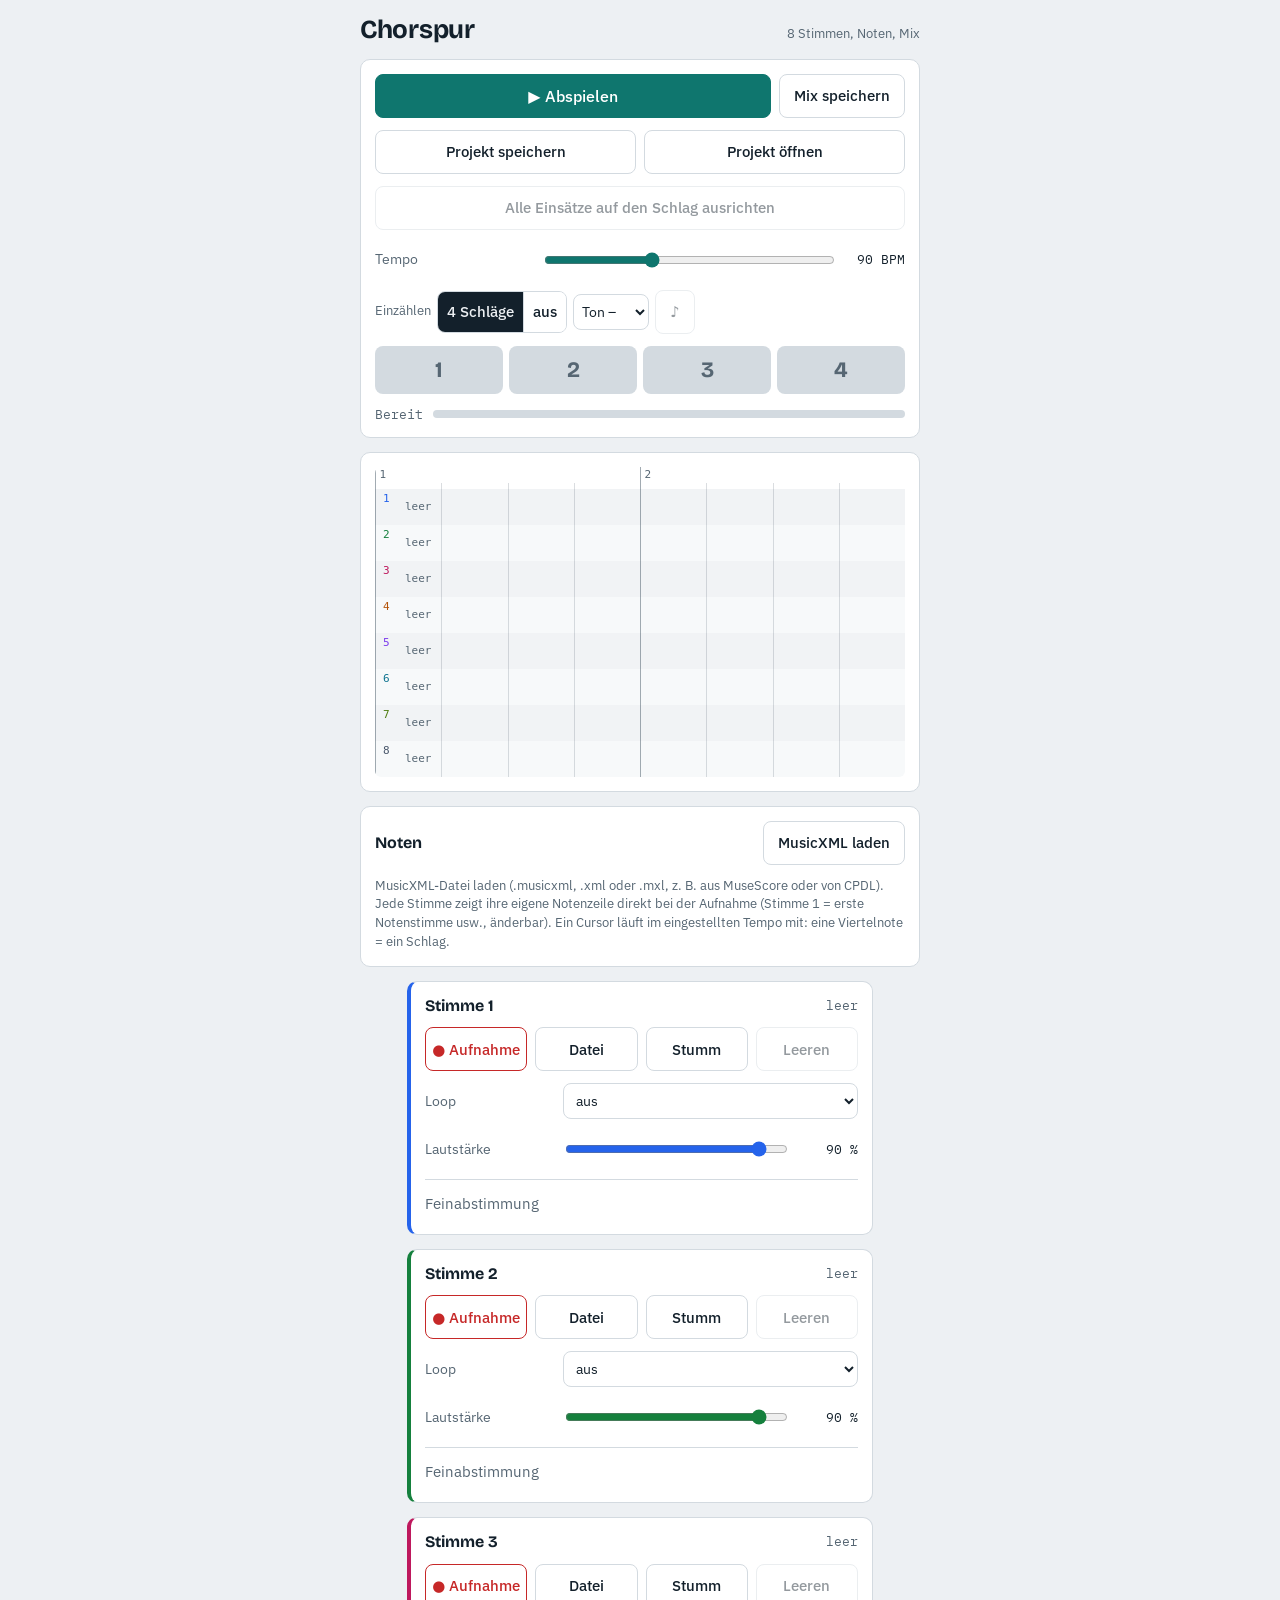
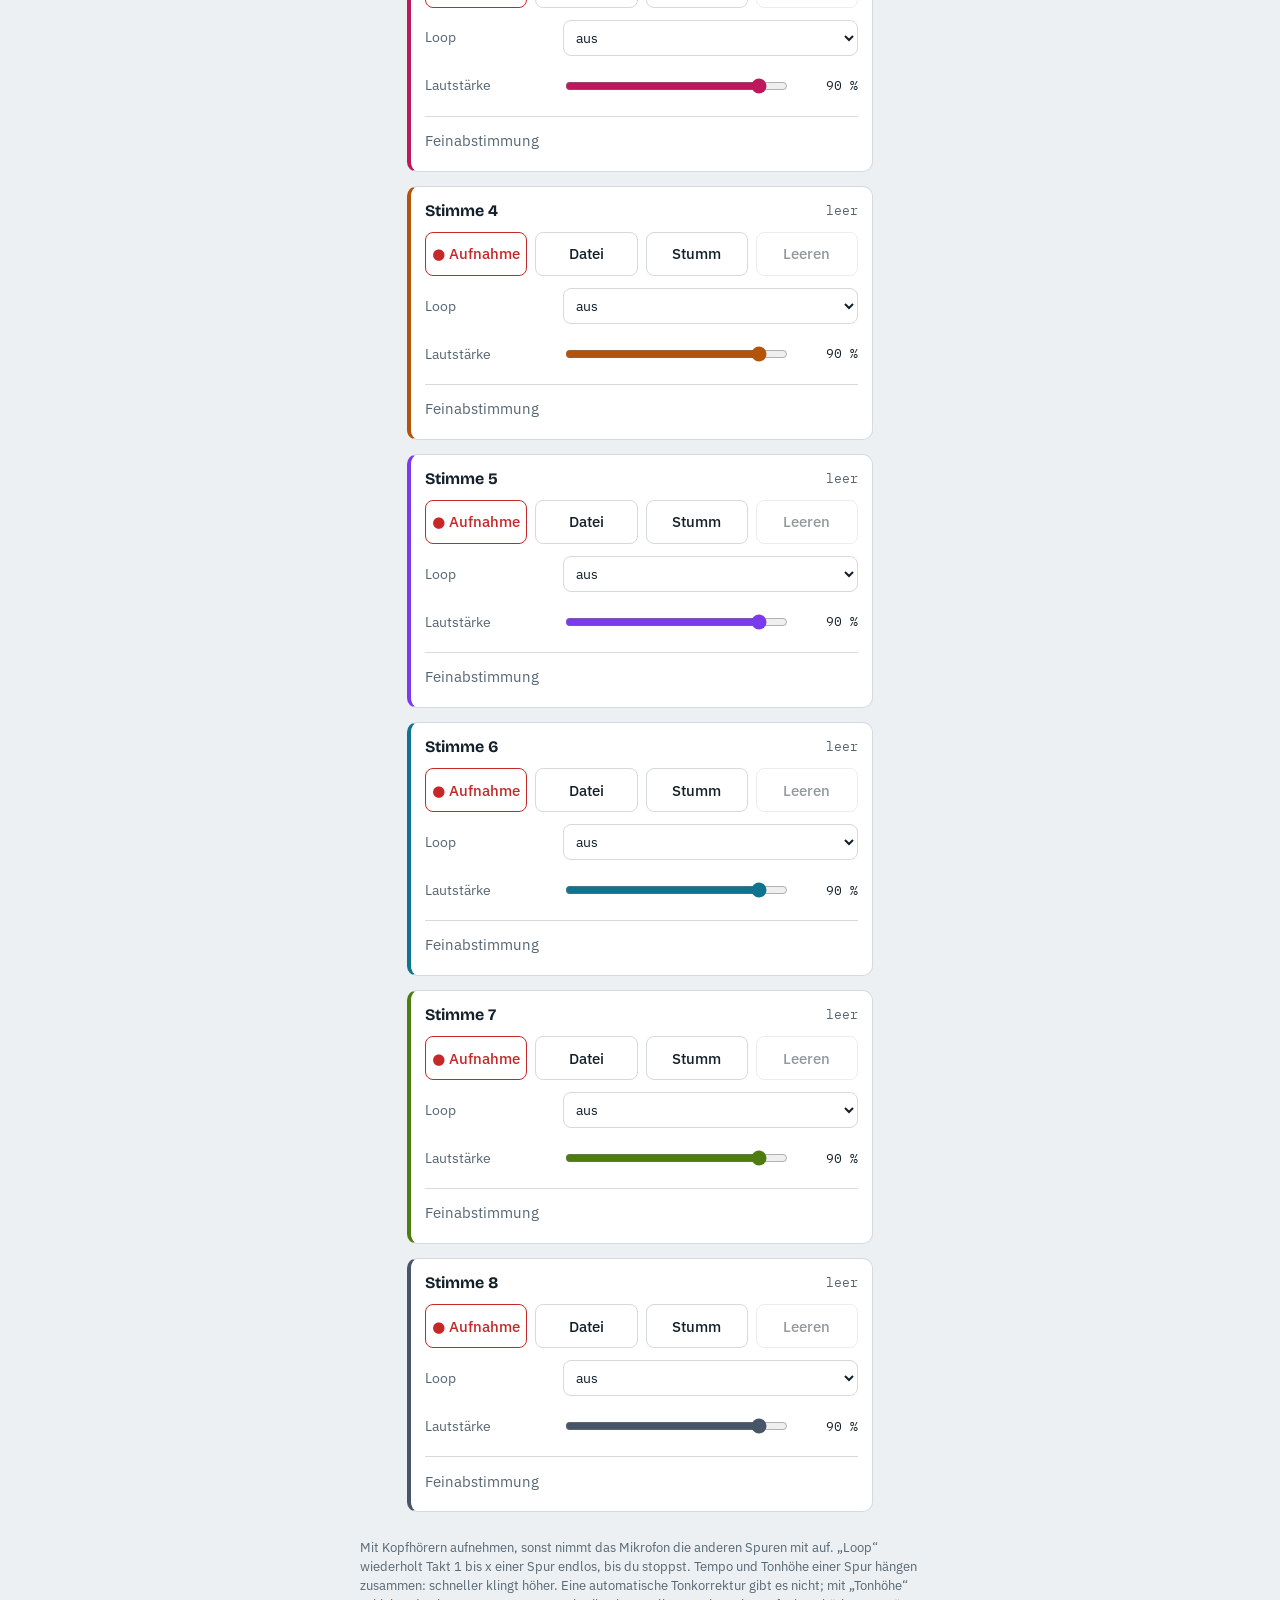
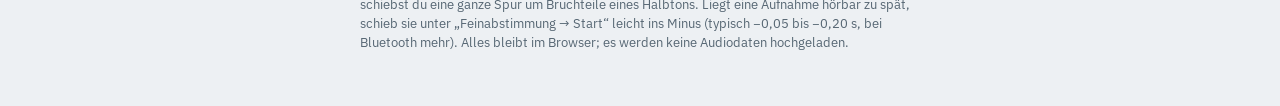
<file: chorspur/chorspur.html>
<!doctype html>
<html lang="de">
<meta charset="utf-8">
<meta name="viewport" content="width=device-width,initial-scale=1,viewport-fit=cover">
<title>Chorspur</title>
<link rel="stylesheet" href="https://fonts.googleapis.com/css2?family=Bricolage+Grotesque:opsz,wght@12..96,500;12..96,700&family=IBM+Plex+Sans:wght@400;500&family=IBM+Plex+Mono:wght@400;500&display=swap">
<style>
/* Layout: eine Spalte, Transport oben, Zeitleiste mit vier Spuren, darunter je Spur ein Bedienfeld. */
:root{
  --bg:#EDF0F3; --panel:#FFFFFF; --ink:#13202B; --mute:#566673; --line:#D3DAE0;
  --accent:#0F766E; --accent-ink:#FFFFFF; --rec:#C62828;
  --t1:#2563EB; --t2:#15803D; --t3:#BE185D; --t4:#B45309; --t5:#7C3AED; --t6:#0E7490; --t7:#4D7C0F; --t8:#475569;
  --f-display:"Bricolage Grotesque","Segoe UI",system-ui,sans-serif;
  --f-body:"IBM Plex Sans","Segoe UI",system-ui,sans-serif;
  --f-mono:"IBM Plex Mono",ui-monospace,Menlo,monospace;
}
@media (prefers-color-scheme: dark){
  :root:not([data-theme="light"]){
    --bg:#0E151B; --panel:#16212A; --ink:#E6EDF2; --mute:#93A3B0; --line:#26343F;
    --accent:#2DD4BF; --accent-ink:#06201C; --rec:#F87171;
    --t1:#60A5FA; --t2:#4ADE80; --t3:#F472B6; --t4:#FBBF24; --t5:#A78BFA; --t6:#22D3EE; --t7:#A3E635; --t8:#CBD5E1; color-scheme:dark;
  }
}
:root[data-theme="dark"]{
  --bg:#0E151B; --panel:#16212A; --ink:#E6EDF2; --mute:#93A3B0; --line:#26343F;
  --accent:#2DD4BF; --accent-ink:#06201C; --rec:#F87171;
  --t1:#60A5FA; --t2:#4ADE80; --t3:#F472B6; --t4:#FBBF24; --t5:#A78BFA; --t6:#22D3EE; --t7:#A3E635; --t8:#CBD5E1; color-scheme:dark;
}
body{margin:0;background:var(--bg);color:var(--ink);font-family:var(--f-body);font-size:15px;line-height:1.45;
  padding-block:16px 40px;padding-left:max(16px,env(safe-area-inset-left,0px));padding-right:max(16px,env(safe-area-inset-right,0px))}
.wrap{max-width:560px;margin:0 auto;display:flex;flex-direction:column;gap:14px}
h1{font:700 26px/1.1 var(--f-display);margin:0;letter-spacing:-.01em}
h3{font:700 16px/1.2 var(--f-display);margin:0}
.top{display:flex;align-items:baseline;justify-content:space-between;gap:12px;flex-wrap:wrap}
.sub{color:var(--mute);font-size:13px}
.card{background:var(--panel);border:1px solid var(--line);border-radius:10px;padding:14px;display:flex;flex-direction:column;gap:12px;min-width:0}
button{font:500 15px var(--f-body);min-height:44px;padding:0 14px;border-radius:8px;border:1px solid var(--line);background:var(--panel);color:var(--ink);cursor:pointer}
button:focus-visible,input:focus-visible,summary:focus-visible{outline:2px solid var(--accent);outline-offset:2px}
button[aria-pressed="true"]{background:var(--ink);color:var(--bg);border-color:var(--ink)}
button:disabled{opacity:.45;cursor:default}
.go{background:var(--accent);color:var(--accent-ink);border-color:var(--accent);font-weight:500;flex:1;min-width:130px;font-size:16px}
.row{display:flex;gap:8px;flex-wrap:wrap;align-items:center}
.seg{display:flex;border:1px solid var(--line);border-radius:8px;overflow:hidden}
.seg button{border:0;border-radius:0;min-height:40px;padding:0 12px}
.seg button+button{border-left:1px solid var(--line)}
.lab{display:grid;grid-template-columns:minmax(84px,30%) 1fr 64px;align-items:center;gap:8px;font-size:14px}
.lab span{color:var(--mute)}
output{font:400 13px var(--f-mono);text-align:right;font-variant-numeric:tabular-nums}
input[type=range]{width:100%;min-width:0;accent-color:var(--c,var(--accent));height:32px}
.beat{display:flex;align-items:center;gap:10px;font:400 13px var(--f-mono);color:var(--mute);font-variant-numeric:tabular-nums;min-width:0}
.dots{display:grid;grid-template-columns:repeat(4,1fr);gap:6px}
.dots i{height:48px;border-radius:8px;background:var(--line);display:flex;align-items:center;justify-content:center;font:700 22px var(--f-display);font-style:normal;color:var(--mute)}
.dots i.on{background:var(--accent);color:var(--accent-ink)}
.dots i.on.one{box-shadow:inset 0 0 0 3px var(--ink)}
.dots i.cnt{background:var(--rec);color:var(--bg)}
.meter{height:8px;border-radius:4px;background:var(--line);overflow:hidden;flex:1;min-width:60px}
.meter b{display:block;height:100%;width:0;background:var(--accent);transition:width .06s linear}
.meter b.hot{background:var(--rec)}
canvas{display:block;width:100%;border-radius:6px}
.trk{border-left:4px solid var(--c)}
.trk header{display:flex;align-items:center;justify-content:space-between;gap:8px}
.len{font:400 13px var(--f-mono);color:var(--mute)}
.btns{display:grid;grid-template-columns:repeat(4,1fr);gap:8px}
.btns button{padding:0 6px}
.btns .rec{color:var(--rec);border-color:var(--rec)}
.btns .rec.live{background:var(--rec);color:var(--bg)}
details{border-top:1px solid var(--line);padding-top:8px}
summary{cursor:pointer;color:var(--mute);min-height:32px;display:flex;align-items:center}
details .stack{display:flex;flex-direction:column;gap:6px;padding-top:6px}
#note{display:none;border:1px solid var(--rec);border-radius:10px;padding:12px;background:var(--panel);gap:10px;flex-direction:column}
#note.show{display:flex}
#hp{display:none;border:1px solid var(--rec);border-radius:8px;padding:8px 10px;font-size:14px}
#hp.show{display:block}
#hp.hot{background:var(--rec);color:var(--bg)}
.hint{color:var(--mute);font-size:13px}
[hidden]{display:none!important}
.sheetBox{max-height:45vh;overflow:auto;background:#fff;border-radius:6px;-webkit-overflow-scrolling:touch;border:1px solid var(--line)}
.sheet{position:relative}
select{font:400 14px var(--f-body);min-height:36px;border-radius:8px;border:1px solid var(--line);background:var(--panel);color:var(--ink);padding:0 8px;min-width:0;width:100%}
.trk .lab.part,.trk .lab.sel{grid-template-columns:minmax(84px,30%) 1fr}
.pname{color:var(--mute);font:400 14px var(--f-body);margin-left:6px}
/* Taktsignal über den ganzen Bildschirm: Rahmen blinkt auf jedem Schlag, Leiste unten bleibt beim Scrollen sichtbar. */
#frame{position:fixed;inset:0;pointer-events:none;z-index:20;border:0 solid transparent;opacity:0}
#frame.on{border-width:14px;border-color:var(--accent);opacity:1}
#frame.on.one{border-width:22px}
#frame.on.cnt{border-color:var(--rec)}
#bar{position:fixed;left:0;right:0;bottom:0;z-index:21;display:none;gap:8px;align-items:center;background:var(--panel);border-top:1px solid var(--line);
  padding:8px max(12px,env(safe-area-inset-right,0px)) calc(8px + env(safe-area-inset-bottom,0px)) max(12px,env(safe-area-inset-left,0px))}
body.playing #bar{display:flex}
body.playing{padding-bottom:110px}
#bar .dots{flex:1}
#bar .dots i{height:40px;font-size:18px}
#bpos{font:400 12px var(--f-mono);color:var(--mute);min-width:64px;text-align:center;font-variant-numeric:tabular-nums;white-space:pre-line;line-height:1.3}
</style>

<div class="wrap">
  <div class="top"><h1>Chorspur</h1><span class="sub">8 Stimmen, Noten, Mix</span></div>

  <div id="note" role="status"></div>

  <section class="card" aria-label="Wiedergabe">
    <div class="row">
      <button class="go" id="play">▶ Abspielen</button>
      <button id="export">Mix speichern</button>
    </div>
    <div class="row">
      <button id="projSave" style="flex:1">Projekt speichern</button>
      <button id="projOpen" style="flex:1">Projekt öffnen</button>
    </div>
    <button id="alignAll">Alle Einsätze auf den Schlag ausrichten</button>
    <label class="lab"><span>Tempo</span><input type="range" id="bpm" min="50" max="160" step="1" value="90"><output id="bpmOut">90 BPM</output></label>
    <div class="row" style="gap:6px"><span class="hint">Einzählen</span>
      <div class="seg" id="count"><button data-c="on" aria-pressed="true" style="padding:0 9px">4 Schläge</button><button data-c="off" style="padding:0 9px">aus</button></div>
      <select id="ref" style="width:auto;min-width:0;padding:0 4px" aria-label="Anfangston beim Einzählen"></select>
      <button id="refPlay" aria-label="Anfangston anhören" style="padding:0 10px;min-width:40px">♪</button>
    </div>
    <div id="hp" role="alert"><strong>Kopfhörer verwenden.</strong> <span id="hpTxt">Sonst nimmt das Mikrofon die anderen Spuren mit auf.</span></div>
    <div class="dots" id="dots" aria-hidden="true"><i>1</i><i>2</i><i>3</i><i>4</i></div>
    <div class="beat"><span id="pos">Bereit</span><div class="meter" title="Pegel"><b id="lvl"></b></div></div>
  </section>

  <section class="card" aria-label="Zeitleiste"><canvas id="cv" aria-label="Wellenformen der acht Spuren mit Taktraster"></canvas></section>

  <section class="card" aria-label="Noten">
    <div class="row" style="justify-content:space-between"><h3>Noten</h3><button id="scoreLoad">MusicXML laden</button></div>
    <label class="lab" id="scoreOffLab" hidden><span>Noten-Start (Schläge)</span><input type="range" id="scoreOff" min="-8" max="16" step="1" value="0"><output id="scoreOffOut">0</output></label>
    <p class="hint" id="scoreMsg" style="margin:0">MusicXML-Datei laden (.musicxml, .xml oder .mxl, z. B. aus MuseScore oder von CPDL). Jede Stimme zeigt ihre eigene Notenzeile direkt bei der Aufnahme (Stimme 1 = erste Notenstimme usw., änderbar). Ein Cursor läuft im eingestellten Tempo mit: eine Viertelnote = ein Schlag.</p>
    <input type="file" id="scoreFile" hidden>
  </section>

  <div id="tracks" class="wrap" style="gap:14px"></div>

  <p class="hint">Mit Kopfhörern aufnehmen, sonst nimmt das Mikrofon die anderen Spuren mit auf. „Loop“ wiederholt Takt 1 bis x einer Spur endlos, bis du stoppst. Tempo und Tonhöhe einer Spur hängen zusammen: schneller klingt höher. Eine automatische Tonkorrektur gibt es nicht; mit „Tonhöhe“ schiebst du eine ganze Spur um Bruchteile eines Halbtons. Liegt eine Aufnahme hörbar zu spät, schieb sie unter „Feinabstimmung → Start“ leicht ins Minus (typisch −0,05 bis −0,20 s, bei Bluetooth mehr). Alles bleibt im Browser; es werden keine Audiodaten hochgeladen.</p>
  <input type="file" id="file" accept="audio/*" hidden>
  <input type="file" id="projFile" hidden>
</div>
<div id="frame" aria-hidden="true"></div>
<div id="bar"><div class="dots" id="bdots" aria-hidden="true"><i>1</i><i>2</i><i>3</i><i>4</i></div><span id="bpos"></span><button id="bstop">■ Stopp</button></div>

<script>
(function(){
const $=(s,r=document)=>r.querySelector(s);
const root=document.documentElement;
const N=8, LANE=36, RUL=22, CLIP=.98;
const tracks=Array.from({length:N},(_,i)=>({buf:null,peaks:null,vol:.9,mute:false,off:0,speed:100,semi:0,part:-1,loop:0}));
let bpm=90, countIn='on';
let refTone=-1; /* -1 = aus, 0..11 = C4..H4 */
try{const v=parseInt(localStorage.getItem('chorspur.ref'),10);if(v>=-1&&v<=11)refTone=v}catch(e){}
try{const c=localStorage.getItem('chorspur.count');if(c==='off')countIn='off'}catch(e){}
const T={playing:false,T0:0,nodes:[],sched:null,n:0,rec:-1,recorder:null,cap:null,busy:false};
let ctx,master,an,wkReady=false,wl=null;

/* ---------- Audio ---------- */
function ensure(){
  if(ctx) return;
  ctx=new (window.AudioContext||window.webkitAudioContext)({latencyHint:'interactive'});
  master=ctx.createGain(); an=ctx.createAnalyser(); an.fftSize=512;
  master.connect(an); an.connect(ctx.destination);
}
const rate=t=>t.speed/100*Math.pow(2,t.semi/12);
const dur=t=>t.buf?t.buf.duration/rate(t):0;
const endT=()=>Math.max(0,...tracks.map(t=>t.buf&&!t.loop?Math.max(0,t.off)+dur(t):0));
const loopSec=t=>t.loop>0?t.loop*4*60/bpm:0;
const loopMax=()=>Math.max(0,...tracks.map(t=>t.buf&&t.loop?loopSec(t):0));
const hasLoop=()=>tracks.some(t=>t.buf&&t.loop);
/* Loop: Takt 1 bis x der Spur (mit „Start“-Verschiebung) als eigener Puffer, so lang, dass er bei playbackRate r genau x Takte dauert. */
function loopBuf(t){
  const r=rate(t),sr=t.buf.sampleRate,n=Math.max(1,Math.round(loopSec(t)*r*sr)),src=t.buf.getChannelData(0),sh=Math.round(t.off*r*sr);
  const b=ctx.createBuffer(1,n,sr),d=b.getChannelData(0);
  for(let j=0;j<n;j++){const q=j-sh;if(q>=0&&q<src.length)d[j]=src[q]}
  return b;
}

async function keepAwake(on){
  try{
    if(on){if(!wl&&navigator.wakeLock){wl=await navigator.wakeLock.request('screen');wl.addEventListener('release',()=>{wl=null})}}
    else if(wl){const w=wl;wl=null;await w.release()}
  }catch(e){}
}
document.addEventListener('visibilitychange',()=>{if(document.visibilityState==='visible'&&(T.playing||T.busy))keepAwake(true)});

const NOTE=['C','Cis','D','Es','E','F','Fis','G','As','A','B','H'];
/* Anfangston: weicher Orgelton (Grundton + Oktave + Quinte), C4..H4. */
function refNote(t0,t1){
  const f=440*Math.pow(2,(60+refTone-69)/12),g=ctx.createGain(),os=[];
  g.gain.setValueAtTime(0,t0);g.gain.linearRampToValueAtTime(.22,t0+.04);g.gain.setValueAtTime(.22,t1-.1);g.gain.linearRampToValueAtTime(0,t1);
  g.connect(master);
  [[1,1],[2,.35],[3,.12]].forEach(([m,a])=>{const o=ctx.createOscillator(),og=ctx.createGain();o.frequency.value=f*m;og.gain.value=a;o.connect(og);og.connect(g);o.start(t0);o.stop(t1+.02);os.push(o)});
  return {stop(){os.forEach(o=>{try{o.stop()}catch(e){}})}};
}
function makeNode(i){
  const tr=tracks[i]; if(!tr.buf) return;
  const s=ctx.createBufferSource(),g=ctx.createGain();
  const r=rate(tr);
  g.gain.value=tr.mute?0:tr.vol; s.playbackRate.value=r;
  s.connect(g);g.connect(master);
  if(tr.loop){s.buffer=loopBuf(tr);s.loop=true;s.loopStart=0;s.loopEnd=s.buffer.duration;s.start(T.T0);T.nodes[i]={src:s,g};return}
  s.buffer=tr.buf;
  let when=T.T0+tr.off, boff=0;
  if(tr.off<0){when=T.T0;boff=-tr.off*r}
  if(boff>=tr.buf.duration) return;
  s.start(when,boff);
  T.nodes[i]={src:s,g};
}
function begin(T0,n0,skip){
  T.T0=T0; T.nodes=[];
  for(let i=0;i<N;i++) if(i!==skip) makeNode(i);
  T.playing=true; keepAwake(true); ui(); loop();
}
async function play(){
  ensure(); await ctx.resume(); if(T.playing) return;
  begin(ctx.currentTime+.12,0,-1);
}
function stop(){
  if(T.ref){T.ref.stop();T.ref=null}
  T.nodes.forEach(n=>{try{n&&n.src.stop()}catch(e){}}); T.nodes=[];
  T.playing=false;
  if(T.recorder){const r=T.recorder;T.recorder=null;T.rec=-1;T.cap=null;r.finish()}
  keepAwake(false);
  scoreSync(null); clearBeat();
  ui(); draw();
}

/* ---------- Mikrofon: Rohdaten (PCM) mit Kontext-Zeitstempel ---------- */
/* Statt MediaRecorder (komprimiert, Startzeit unklar) liest ein AudioWorklet die Samples samt Frame-Nummer der Audio-Uhr.
   Damit liegt der Schnitt auf T0 samplegenau fest. Die Gerätelatenz (Kopfhörer + Mikrofon) wird nicht korrigiert;
   bei Bedarf eine Spur über „Start“ in der Feinabstimmung nach vorn schieben. */
const WK='class R extends AudioWorkletProcessor{constructor(){super();this.b=new Float32Array(1024);this.n=0;this.f=0}'+
 'process(i){const c=i[0]&&i[0][0];if(!c)return true;for(let k=0;k<c.length;k++){if(this.n===0)this.f=currentFrame+k;this.b[this.n++]=c[k];'+
 'if(this.n===1024){this.port.postMessage({f:this.f,d:this.b});this.b=new Float32Array(1024);this.n=0}}return true}}registerProcessor("rec",R);';
function micMsg(e){
  const n=e&&e.name;
  if(n==='NotAllowedError'||n==='SecurityError') return 'Der Zugriff auf das Mikrofon wurde verweigert. Erlaube das Mikrofon in den Einstellungen des Browsers für diese Seite und versuche es erneut.';
  if(n==='NotFoundError'||n==='DevicesNotFoundError'||n==='OverconstrainedError') return 'Es wurde kein Mikrofon gefunden. Schließe ein Mikrofon an oder prüfe die Geräteeinstellungen.';
  if(n==='NotReadableError'||n==='AbortError'||n==='TrackStartError') return 'Das Mikrofon lässt sich nicht öffnen. Vielleicht nutzt es gerade eine andere App.';
  return 'Das Mikrofon ist nicht verfügbar'+(n?' ('+n+')':'')+'.';
}
async function openCapture(){
  ensure(); await ctx.resume();
  if(!window.isSecureContext||!navigator.mediaDevices||!navigator.mediaDevices.getUserMedia)
    throw {msg:'Das Mikrofon funktioniert nur in einem sicheren Kontext: über https:// oder über http://localhost. Öffne die Seite über eine solche Adresse.'};
  let stream;
  try{stream=await navigator.mediaDevices.getUserMedia({audio:{echoCancellation:false,noiseSuppression:false,autoGainControl:false,channelCount:1}})}
  catch(e){throw {msg:micMsg(e)}}
  await ctx.resume();
  const cap={chunks:[],peak:0,blk:0,sink:ctx.createGain(),src:ctx.createMediaStreamSource(stream),node:null};
  const onData=(f,d)=>{let p=0;for(let k=0;k<d.length;k++){const v=d[k]<0?-d[k]:d[k];if(v>p)p=v}
    if(p>cap.blk)cap.blk=p; if(p>cap.peak)cap.peak=p; cap.chunks.push({f,d})};
  try{
    if(ctx.audioWorklet&&window.AudioWorkletNode){
      if(!wkReady){const u=URL.createObjectURL(new Blob([WK],{type:'text/javascript'}));await ctx.audioWorklet.addModule(u);URL.revokeObjectURL(u);wkReady=true}
      cap.node=new AudioWorkletNode(ctx,'rec',{numberOfInputs:1,numberOfOutputs:1,channelCount:1,channelCountMode:'explicit'});
      cap.node.port.onmessage=e=>onData(e.data.f,e.data.d);
    }else{
      cap.node=ctx.createScriptProcessor(2048,1,1);
      cap.node.onaudioprocess=e=>onData(Math.round(e.playbackTime*ctx.sampleRate),new Float32Array(e.inputBuffer.getChannelData(0)));
    }
  }catch(e){stream.getTracks().forEach(t=>t.stop());throw {msg:'Die Aufnahme-Engine ließ sich nicht starten ('+(e&&e.name||'Fehler')+'). Probiere „Datei“ mit einer Aufnahme vom Sprachrekorder.'}}
  cap.sink.gain.value=0; cap.sink.connect(ctx.destination);
  cap.src.connect(cap.node); cap.node.connect(cap.sink);
  cap.close=()=>{
    stream.getTracks().forEach(t=>t.stop());
    try{cap.src.disconnect();cap.node.disconnect();cap.sink.disconnect()}catch(e){}
    if(cap.node.port)cap.node.port.onmessage=null; cap.node.onaudioprocess=null;
  };
  return cap;
}
function assemble(chunks,start,end){
  const out=new Float32Array(Math.max(0,end-start));
  for(const c of chunks){const a=Math.max(c.f,start),b=Math.min(c.f+c.d.length,end);if(b>a)out.set(c.d.subarray(a-c.f,b-c.f),a-start)}
  return out;
}
const dB=p=>p>0?Math.round(20*Math.log10(p)):-99;

/* ---------- Einsatz auf den Schlag ausrichten ---------- */
/* Erster Einsatz = erstes 10-ms-Fenster, dessen Pegel 15 % des lautesten Fensters erreicht, zurückverfolgt bis zum Anstieg.
   Ziel ist der nächste Schlag; da Aufnahmen durch die Gerätelatenz eher zu spät liegen, zählt ein Einsatz
   bis 3/4 Schlag nach einem Schlag noch zu diesem Schlag. */
function onsetSec(buf){
  const d=buf.getChannelData(0),sr=buf.sampleRate,w=Math.max(1,Math.round(sr*.01)),n=Math.floor(d.length/w),env=new Float32Array(n);
  let mx=0;
  for(let k=0;k<n;k++){let s=0;for(let j=k*w;j<(k+1)*w;j++)s+=d[j]*d[j];env[k]=Math.sqrt(s/w);if(env[k]>mx)mx=env[k]}
  if(mx<1e-4) return null;
  const thr=.15*mx;let k=0;while(k<n&&env[k]<thr)k++;
  while(k>0&&env[k-1]>=thr*.4)k--;
  /* innerhalb des Fensters auf das erste Sample über dem halben Fensterpegel genau gehen */
  let j=k*w;const lim=env[k]*.5;while(j<(k+1)*w&&Math.abs(d[j])<lim)j++;
  return j/sr;
}
function alignTrack(i){
  const t=tracks[i];if(!t.buf) return null;
  const o=onsetSec(t.buf);if(o===null) return null;
  const spb=60/bpm,at=t.off+o/rate(t),beat=Math.max(0,Math.round(at/spb-.25)),before=t.off;
  t.off=Math.max(-1,Math.min(8,t.off+beat*spb-at));
  const r=$('.trk[data-i="'+i+'"] input[data-k="off"]');if(r)r.value=t.off;
  return {beat,shift:t.off-before};
}
function alignMsg(res){
  const f=x=>(x>=0?'+':'−')+Math.abs(x).toFixed(2).replace('.',',')+' s';
  return res.map(([i,r])=>'Stimme '+(i+1)+': '+(r?'Takt '+(Math.floor(r.beat/4)+1)+' Schlag '+(r.beat%4+1)+' ('+f(r.shift)+')':'kein Einsatz erkannt')).join(' · ');
}
function align(list){
  if(T.playing) stop();
  const res=list.filter(i=>tracks[i].buf).map(i=>[i,alignTrack(i)]);
  if(!res.length){note('Es ist noch keine Spur aufgenommen.');return}
  ui();draw();note('Ausgerichtet. '+alignMsg(res));
}

/* ---------- Aufnehmen ---------- */
async function record(i){
  if(T.playing||T.busy) return;
  T.busy=true; note(''); ui();
  let cap;
  try{cap=await openCapture()}catch(e){T.busy=false;ui();micHelp(i,e.msg||'Das Mikrofon ist nicht verfügbar.');return}
  T.busy=false;
  const ci=countIn==='on',T0=ctx.currentTime+.25+(ci?4*(60/bpm):0);
  T.cap=cap; T.rec=i;
  T.recorder={finish:()=>finishTake(i,cap,T0)};
  begin(T0,-4,i);
  /* Ton über das Einzählen, endet einen knappen halben Schlag vor Schlag 1, damit er nicht in der Aufnahme landet. */
  if(ci&&refTone>=0){const spb=60/bpm;T.ref=refNote(T0-4*spb,T0-.45*spb)}
  const card=$('.trk[data-i="'+i+'"]');if(card&&card.scrollIntoView)card.scrollIntoView({block:'start',behavior:'smooth'});
}
function finishTake(i,cap,T0){
  cap.close();
  const sr=ctx.sampleRate, start=Math.round(T0*sr);
  let last=0; for(const c of cap.chunks) last=Math.max(last,c.f+c.d.length);
  const data=assemble(cap.chunks,start,last);
  if(data.length<sr*.2){note('Die Aufnahme war zu kurz.');return}
  const buf=ctx.createBuffer(1,data.length,sr); buf.copyToChannel(data,0);
  setBuf(i,buf);
  note(cap.peak>=CLIP?'Die Aufnahme ist übersteuert (Spitze '+dB(cap.peak)+' dBFS). Geh weiter vom Mikrofon weg oder sing leiser und nimm die Spur neu auf.':'');
}
function micHelp(i,msg){
  const el=$('#note');
  el.innerHTML='<strong></strong><span class="hint">Alternative: Nimm die Stimme mit dem Sprachrekorder deines Handys auf (die anderen Spuren dabei über Kopfhörer laufen lassen) und lade die Datei hier in Stimme '+(i+1)+' hoch.</span><div class="row"><button data-n="cap" data-i="'+i+'">Sprachrekorder öffnen</button><button data-n="file" data-i="'+i+'">Datei wählen</button></div>';
  $('strong',el).textContent=msg;
  el.className='show';
}
function note(t){const el=$('#note');el.textContent=t;el.className=t?'show':''}

/* ---------- Dateien & Spitzenwerte ---------- */
let pending=0;
function pick(i,cap){pending=i;const f=$('#file');if(cap)f.setAttribute('capture','');else f.removeAttribute('capture');f.value='';f.click()}
$('#file').addEventListener('change',async e=>{
  const f=e.target.files[0]; if(!f) return;
  try{ensure();const buf=await ctx.decodeAudioData(await f.arrayBuffer());setBuf(pending,buf);note('')}
  catch(err){note('Diese Datei ließ sich nicht lesen. Probiere ein anderes Audioformat.')}
});
function setBuf(i,buf){
  const tr=tracks[i],ch=buf.getChannelData(0),P=700,step=Math.max(1,Math.floor(ch.length/P)),pk=new Float32Array(P);
  for(let k=0;k<P;k++){let m=0;const a=k*step,b=Math.min(ch.length,a+step);for(let j=a;j<b;j+=4){const v=Math.abs(ch[j]);if(v>m)m=v}pk[k]=m}
  const mx=Math.max(.05,...pk);for(let k=0;k<P;k++)pk[k]/=mx;
  tr.buf=buf;tr.peaks=pk;ui();draw();
}

/* ---------- Mix speichern: WAV 16 Bit Stereo, Offline-Rendering ---------- */
function wavBlob(buf){return new Blob([wavBytes([buf.getChannelData(0),buf.getChannelData(1)],buf.sampleRate)],{type:'audio/wav'})}
/* WAV 16 Bit aus 1..n Kanälen (Float32Arrays gleicher Länge). */
function wavBytes(chs,sr){
  const nc=chs.length,len=chs[0].length,bytes=len*nc*2,ab=new ArrayBuffer(44+bytes),v=new DataView(ab);
  const S=(o,s)=>{for(let k=0;k<s.length;k++)v.setUint8(o+k,s.charCodeAt(k))};
  S(0,'RIFF');v.setUint32(4,36+bytes,true);S(8,'WAVE');S(12,'fmt ');v.setUint32(16,16,true);v.setUint16(20,1,true);v.setUint16(22,nc,true);
  v.setUint32(24,sr,true);v.setUint32(28,sr*nc*2,true);v.setUint16(32,nc*2,true);v.setUint16(34,16,true);S(36,'data');v.setUint32(40,bytes,true);
  let o=44;
  for(let k=0;k<len;k++)for(let c=0;c<nc;c++){const s=Math.max(-1,Math.min(1,chs[c][k]));v.setInt16(o,s<0?s*32768:s*32767,true);o+=2}
  return new Uint8Array(ab);
}
function download(blob,name){
  const url=URL.createObjectURL(blob),a=document.createElement('a');
  a.href=url;a.download=name;document.body.appendChild(a);a.click();a.remove();
  setTimeout(()=>URL.revokeObjectURL(url),60000);
}
async function renderMix(len){
  const sr=ctx.sampleRate,oc=new OfflineAudioContext(2,Math.ceil(len*sr),sr);
  tracks.forEach(tr=>{
    if(!tr.buf||tr.mute) return;
    const s=oc.createBufferSource(),g=oc.createGain(),r=rate(tr);
    s.playbackRate.value=r;g.gain.value=tr.vol;
    s.connect(g);g.connect(oc.destination);
    if(tr.loop){s.buffer=loopBuf(tr);s.loop=true;s.loopStart=0;s.loopEnd=s.buffer.duration;s.start(0);return}
    s.buffer=tr.buf;
    let when=Math.max(0,tr.off),boff=0;
    if(tr.off<0)boff=-tr.off*r;
    if(boff>=tr.buf.duration) return;
    s.start(when,boff);
  });
  return oc.startRendering();
}
async function exportMix(){
  if(!tracks.some(t=>t.buf)){note('Es ist noch keine Spur aufgenommen.');return}
  if(T.playing) stop();
  if(T.busy) return;
  ensure();
  let len=endT()+.3;
  if(hasLoop()){
    const bar=4*60/bpm,def=Math.max(1,Math.ceil((endT()||4*loopMax())/bar-1e-6));
    const a=prompt('Länge des Mix in Takten (Loops laufen bis dahin):',String(def));
    if(a===null) return;
    const n=parseInt(a,10);
    if(!(n>=1&&n<=999)){note('Bitte eine Taktzahl zwischen 1 und 999 eingeben.');return}
    len=n*bar;
  }
  T.busy=true; ui(); note('Der Mix wird berechnet …');
  try{
    const out=await renderMix(len);
    let pk=0;for(let c=0;c<2;c++){const d=out.getChannelData(c);for(let k=0;k<d.length;k++){const a=Math.abs(d[k]);if(a>pk)pk=a}}
    let msg='';
    if(pk>1){const g=.98/pk;for(let c=0;c<2;c++){const d=out.getChannelData(c);for(let k=0;k<d.length;k++)d[k]*=g}msg='Der Mix war zu laut und wurde automatisch leiser gestellt (um '+(-dB(g))+' dB).'}
    download(wavBlob(out),'Chorspur-Mix.wav');
    note(msg);
  }catch(e){note('Der Mix ließ sich nicht erzeugen ('+(e&&e.name||'Fehler')+').')}
  T.busy=false; ui();
}

/* ---------- Zeichnen ---------- */
const cv=$('#cv'),g2=cv.getContext('2d');
function span(pos){
  const spb=60/bpm,bar=4*spb;
  let L=Math.max(8*spb,endT()*1.03,loopMax()*2);
  if(T.rec>=0) L=Math.max(L,Math.ceil((Math.max(pos,0)+4*spb)/(4*bar))*4*bar);
  return Math.ceil(L/bar)*bar;
}
/* Was gerade aus dem Kopfhörer kommt (Audio-Uhr minus Ausgabelatenz). Anzeige, Taktgeber und Noten folgen dem Hörbaren, nicht dem Geplanten. */
function heardNow(){
  if(ctx.getOutputTimestamp){const o=ctx.getOutputTimestamp();if(o.performanceTime>0&&o.contextTime>0)return o.contextTime+(performance.now()-o.performanceTime)/1000}
  return ctx.currentTime-(ctx.outputLatency||ctx.baseLatency||0);
}
function curPos(){return T.playing?heardNow()-T.T0:null}
function draw(){
  const dpr=window.devicePixelRatio||1,w=cv.clientWidth,h=RUL+N*LANE;
  if(!w) return;
  if(cv.width!==Math.round(w*dpr)||cv.height!==Math.round(h*dpr)){cv.width=Math.round(w*dpr);cv.height=Math.round(h*dpr)}
  cv.style.height=h+'px';
  const g=g2,cs=getComputedStyle(root),C=n=>cs.getPropertyValue(n).trim();
  g.setTransform(dpr,0,0,dpr,0,0);g.clearRect(0,0,w,h);
  const pos=curPos(),L=span(pos||0),spb=60/bpm,X=t=>t/L*w;
  g.font='11px '+C('--f-mono');g.textBaseline='middle';
  for(let i=0;i<N;i++){
    const y=RUL+i*LANE,cy=y+LANE/2,col=C('--t'+(i+1)),tr=tracks[i];
    g.fillStyle=C('--line');g.globalAlpha=i%2?.18:.32;g.fillRect(0,y,w,LANE);g.globalAlpha=1;
    if(T.rec===i){g.fillStyle=C('--rec');g.globalAlpha=.12;g.fillRect(0,y,w,LANE);g.globalAlpha=1}
    if(tr.buf){
      const d=dur(tr),P=tr.peaks.length,bw=Math.max(1,X(d/P));
      g.fillStyle=col;g.globalAlpha=tr.mute?.3:.95;
      if(tr.loop){const Ls=loopSec(tr);
        for(let m=0;m*Ls<L;m++){g.globalAlpha=(tr.mute?.3:.95)*(m?.45:1);
          for(let k=0;k<P;k++){const t=tr.off+k/P*d;if(t<0||t>=Ls)continue;const a=Math.max(1,tr.peaks[k]*LANE*.42);g.fillRect(X(t+m*Ls),cy-a,bw,2*a)}}}
      else for(let k=0;k<P;k++){const t=tr.off+k/P*d;if(t<0)continue;const a=Math.max(1,tr.peaks[k]*LANE*.42);g.fillRect(X(t),cy-a,bw,2*a)}
      g.globalAlpha=1;
    }else{g.fillStyle=C('--mute');g.fillText(T.rec===i?'Aufnahme läuft':'leer',30,cy)}
    g.fillStyle=col;g.fillText(String(i+1),8,y+10);
  }
  g.strokeStyle=C('--mute');g.fillStyle=C('--mute');g.lineWidth=1;
  const nb=Math.floor(L/spb);
  for(let b=0;b<=nb;b++){
    const x=Math.round(X(b*spb))+.5,bar=b%4===0;
    g.globalAlpha=bar?.55:.22;g.beginPath();g.moveTo(x,bar?0:RUL-6);g.lineTo(x,h);g.stroke();
    g.globalAlpha=1;
    if(bar&&x+22<w){g.textBaseline='top';g.fillText(String(b/4+1),x+4,3);g.textBaseline='middle'}
  }
  if(pos!==null&&pos>=0){const x=Math.round(X(pos))+.5;g.strokeStyle=C('--accent');g.lineWidth=2;g.beginPath();g.moveTo(x,0);g.lineTo(x,h);g.stroke()}
}
let raf=0;
function clearBeat(){$('#lvl').style.width='0';$('#hp').classList.remove('show');$('#frame').className='';document.body.classList.remove('playing');$('#pos').textContent='Bereit';for(const id of ['#dots','#bdots'])for(const d of $(id).children)d.className=''}
function loop(){
  cancelAnimationFrame(raf);
  const step=()=>{
    draw();
    const pos=curPos(),spb=60/bpm;
    let cls=['','','',''],txt='Bereit',fr='';
    if(pos!==null){
      const bf=pos/spb,b=Math.floor(bf),k=((b%4)+4)%4,flash=bf-b<.3;
      if(pos<0){cls[k]='cnt';txt=countIn==='on'?'Einzählen '+(4-k):'Gleich geht’s los';if(flash)fr='on cnt'}
      else{cls[k]=k===0?'on one':'on';txt='Takt '+(Math.floor(b/4)+1)+' · Schlag '+(k+1)}
    }
    for(const id of ['#dots','#bdots']){const d=$(id).children;for(let k=0;k<4;k++)if(d[k].className!==cls[k])d[k].className=cls[k]}
    $('#pos').textContent=txt;$('#bpos').textContent=txt.replace(' · ','\n');
    const fe=$('#frame');if(fe.className!==fr)fe.className=fr;
    document.body.classList.toggle('playing',T.playing);
    scoreSync(pos);
    let lv=0;
    if(T.playing){
      if(T.cap){lv=T.cap.blk;T.cap.blk=0}
      else if(an){const a=new Uint8Array(an.fftSize);an.getByteTimeDomainData(a);let m=0;for(const v of a)m=Math.max(m,Math.abs(v-128));lv=m/128}
    }
    $('#lvl').style.width=Math.min(100,lv*100)+'%';
    $('#lvl').classList.toggle('hot',lv>=CLIP);
    const hp=$('#hp'),hot=!!T.cap&&T.cap.peak>=CLIP;
    hp.classList.toggle('show',T.rec>=0);hp.classList.toggle('hot',hot);
    $('#hpTxt').textContent=hot?'Übersteuert! Weiter vom Mikrofon weg oder leiser singen.':'Sonst nimmt das Mikrofon die anderen Spuren mit auf.';
    if(T.playing&&T.rec<0&&pos!==null&&tracks.some(t=>t.buf)&&!hasLoop()&&pos>endT()+.4){stop();return}
    if(T.playing) raf=requestAnimationFrame(step);
    else clearBeat();
  };
  raf=requestAnimationFrame(step);
}

/* ---------- Oberfläche ---------- */
const fmt={vol:v=>Math.round(v*100)+' %',
  off:v=>(v>=0?'+':'')+v.toFixed(2).replace('.',',')+' s',speed:v=>v+' %',semi:v=>(v>0?'+':'')+v.toFixed(2).replace('.',',')+' HT'};
function lab(i,k,name,min,max,step){return '<label class="lab"><span>'+name+'</span><input type="range" data-i="'+i+'" data-k="'+k+'" min="'+min+'" max="'+max+'" step="'+step+'" value="'+tracks[i][k]+'"><output data-o="'+k+'"></output></label>'}
$('#tracks').innerHTML=tracks.map((t,i)=>
 '<section class="card trk" data-i="'+i+'" style="--c:var(--t'+(i+1)+')"><header><h3>Stimme '+(i+1)+'<span class="pname"></span></h3><span class="len"></span></header>'+
 '<div class="btns"><button class="rec" data-a="rec">● Aufnahme</button><button data-a="file">Datei</button><button data-a="mute" aria-pressed="false">Stumm</button><button data-a="clear">Leeren</button></div>'+
 '<label class="lab sel"><span>Loop</span><select data-loop="'+i+'"><option value="0">aus</option><option value="1">1 Takt</option><option value="2">2 Takte</option><option value="4">4 Takte</option><option value="8">8 Takte</option></select></label>'+
 '<label class="lab part" hidden><span>Noten</span><select data-i="'+i+'"></select></label><div class="sheetBox" hidden><div class="sheet"></div></div>'+
 lab(i,'vol','Lautstärke',0,1,.01)+
 '<details><summary>Feinabstimmung</summary><div class="stack">'+lab(i,'off','Start',-1,8,.01)+'<button data-a="align">Einsatz auf den Schlag ausrichten</button>'+lab(i,'speed','Tempo',70,130,1)+lab(i,'semi','Tonhöhe',-12,12,.05)+'</div></details></section>').join('');
function ui(){
  document.querySelectorAll('.trk').forEach(el=>{
    const i=+el.dataset.i,t=tracks[i];
    $('.len',el).textContent=t.buf?(t.loop?'Loop '+t.loop+' T.':dur(t).toFixed(1).replace('.',',')+' s'):'leer';
    $('[data-loop]',el).value=String(t.loop);
    const r=$('.rec',el);r.classList.toggle('live',T.rec===i);r.textContent=T.rec===i?'■ Stopp':'● Aufnahme';
    r.disabled=T.busy||(T.playing&&T.rec!==i);
    $('[data-a=mute]',el).setAttribute('aria-pressed',t.mute);
    $('[data-a=clear]',el).disabled=!t.buf;
    el.querySelectorAll('[data-o]').forEach(o=>{o.textContent=fmt[o.dataset.o](t[o.dataset.o])});
  });
  $('#play').textContent=T.playing?'■ Stopp':'▶ Abspielen';
  $('#play').disabled=T.busy;
  $('#bpm').disabled=T.playing;$('#export').disabled=T.playing||T.busy;$('#alignAll').disabled=T.busy||!tracks.some(t=>t.buf);$('#projSave').disabled=T.busy;$('#projOpen').disabled=T.playing||T.busy;
}
$('#tracks').addEventListener('click',e=>{
  const b=e.target.closest('button[data-a]');if(!b)return;
  const i=+b.closest('.trk').dataset.i,t=tracks[i],a=b.dataset.a;
  if(a==='rec'){T.rec===i?stop():record(i)}
  else if(a==='file')pick(i,false);
  else if(a==='align')align([i]);
  else if(a==='mute'){t.mute=!t.mute;if(T.nodes[i])T.nodes[i].g.gain.value=t.mute?0:t.vol;ui();draw()}
  else if(a==='clear'){if(T.playing)stop();t.buf=null;t.peaks=null;ui();draw()}
});
$('#tracks').addEventListener('input',e=>{
  const r=e.target;if(r.type!=='range')return;
  const i=+r.dataset.i,k=r.dataset.k,t=tracks[i];t[k]=parseFloat(r.value);
  r.parentElement.querySelector('output').textContent=fmt[k](t[k]);
  const nd=T.nodes[i];
  if(nd){
    if(k==='vol'&&!t.mute)nd.g.gain.value=t.vol;
    if(k==='speed'||k==='semi')nd.src.playbackRate.value=rate(t);
  }
  if(k==='speed'||k==='semi')$('.len',r.closest('.trk')).textContent=t.buf?(dur(t).toFixed(1).replace('.',',')+' s'):'leer';
  draw();
});
$('#note').addEventListener('click',e=>{
  const b=e.target.closest('button[data-n]');if(!b)return;
  pick(+b.dataset.i,b.dataset.n==='cap');
});
$('#play').addEventListener('click',()=>T.playing?stop():play());
$('#bstop').addEventListener('click',()=>{if(T.playing)stop()});
$('#export').addEventListener('click',exportMix);
$('#bpm').addEventListener('input',e=>{bpm=+e.target.value;$('#bpmOut').textContent=bpm+' BPM';draw()});
function segUI(){
  $('#ref').value=String(refTone);$('#refPlay').disabled=refTone<0;
  document.querySelectorAll('#count button').forEach(x=>x.setAttribute('aria-pressed',x.dataset.c===countIn));
}
$('#count').addEventListener('click',e=>{
  const b=e.target.closest('button[data-c]');if(!b)return;countIn=b.dataset.c;segUI();
  try{localStorage.setItem('chorspur.count',countIn)}catch(err){}
});

/* ---------- Noten: MusicXML über OpenSheetMusicDisplay, Skript erst bei Bedarf geladen.
   Jede Spur hat eine eigene Notenansicht, die nur die ihr zugeordnete Notenstimme zeigt. ---------- */
const OSMD_URL='https://cdn.jsdelivr.net/npm/opensheetmusicdisplay@1.9.9/build/opensheetmusicdisplay.min.js';
const S={data:null,parts:[],shift:0,views:[],tok:[]};
function loadOSMD(){
  if(window.opensheetmusicdisplay) return Promise.resolve();
  return new Promise((res,rej)=>{const s=document.createElement('script');s.src=OSMD_URL;s.onload=res;s.onerror=()=>rej(new Error('cdn'));document.head.appendChild(s)});
}
async function makeView(i){
  const card=$('.trk[data-i="'+i+'"]'),box=$('.sheetBox',card),el=$('.sheet',card),part=tracks[i].part,tok={};
  S.tok[i]=tok;S.views[i]=null;el.innerHTML='';
  if(part<0||!S.data){box.hidden=true;return null}
  box.hidden=false;
  const o=new opensheetmusicdisplay.OpenSheetMusicDisplay(el,{autoResize:false,backend:'svg',drawTitle:false,drawSubtitle:false,drawComposer:false,drawLyricist:false,drawCredits:false,drawPartNames:false,followCursor:false});
  await o.load(S.data);
  if(S.tok[i]!==tok) return null;
  o.Sheet.Instruments.forEach((x,k)=>{x.Visible=k===part});
  const v={o,idx:0,w:0,box,steps:[]};S.views[i]=v;
  renderView(v);
  /* Zeitpunkte pro Ansicht: der Cursor überspringt Stellen, an denen die sichtbare Stimme keine neue Note hat. */
  const c=o.cursor;c.reset();
  for(let g=0;!c.Iterator.EndReached&&g<20000;g++){v.steps.push(c.Iterator.currentTimeStamp.RealValue);c.next()}
  c.reset();v.idx=0;c.show();
  return v;
}
function renderView(v){
  const k=v.idx;v.w=v.box.clientWidth;
  v.o.zoom=v.w<500?.6:.8;v.o.render();
  const c=v.o.cursor;c.reset();v.idx=0;c.show();setCursor(v,k);
}
function setCursor(v,k){
  const c=v.o.cursor;
  if(k<v.idx){c.reset();v.idx=0}
  while(v.idx<k&&!c.Iterator.EndReached){c.next();v.idx++}
  const el=c.cursorElement,box=v.box;
  if(el){const y=el.offsetTop,h=el.offsetHeight||40;
    if(y<box.scrollTop+10||y+h>box.scrollTop+box.clientHeight-10)box.scrollTop=Math.max(0,y-20)}
}
/* pos in Sekunden ab Taktbeginn 1 (null = gestoppt). Eine Viertel = ein Schlag, also Ganze = Schläge/4. */
function scoreSync(pos){
  const w=pos===null?-1:(pos/(60/bpm)-S.shift)/4;
  for(const v of S.views){
    if(!v||!v.steps.length) continue;
    let k=0,lo=0,hi=v.steps.length-1;
    if(w>=v.steps[0]){while(lo<hi){const m=(lo+hi+1)>>1;if(v.steps[m]<=w+1e-9)lo=m;else hi=m-1}k=lo}
    if(k!==v.idx) setCursor(v,k);
  }
}
function partUI(){
  document.querySelectorAll('.trk').forEach(el=>{
    const i=+el.dataset.i,sel=$('select[data-i]',el),p=tracks[i].part;
    $('.lab.part',el).hidden=!S.data;
    sel.innerHTML='';
    [['-1','keine Noten']].concat(S.parts.map((n,k)=>[String(k),n])).forEach(([v,n])=>{const o=document.createElement('option');o.value=v;o.textContent=n;sel.append(o)});
    sel.value=String(p);
    $('.pname',el).textContent=p>=0&&S.parts[p]?'· '+S.parts[p]:'';
  });
}
$('#tracks').addEventListener('change',async e=>{
  const sel=e.target;if(sel.tagName!=='SELECT')return;
  if(sel.dataset.loop!==undefined){const t=tracks[+sel.dataset.loop];t.loop=+sel.value;if(T.playing&&T.rec<0)stop();ui();draw();return}
  const i=+sel.dataset.i;tracks[i].part=+sel.value;partUI();
  await makeView(i);scoreSync(curPos());
});
$('#scoreLoad').addEventListener('click',()=>{const f=$('#scoreFile');f.value='';f.click()});
$('#scoreFile').addEventListener('change',async e=>{
  const f=e.target.files[0];if(!f)return;
  const msg=$('#scoreMsg');msg.textContent='Noten werden geladen …';
  try{await loadOSMD()}catch(err){msg.textContent='Die Notenanzeige ließ sich nicht laden. Sie braucht beim ersten Mal eine Verbindung zu cdn.jsdelivr.net.';return}
  const data=/\.mxl$/i.test(f.name)
    ?await new Promise((res,rej)=>{const r=new FileReader();r.onload=()=>res(r.result);r.onerror=rej;r.readAsBinaryString(f)})
    :await f.text();
  await loadScore(data,f.name,null);
});
/* parts: gespeicherte Zuordnung Spur→Notenstimme (Projekt) oder null für Standard (Spur k = Notenstimme k). */
async function loadScore(data,name,parts){
  const msg=$('#scoreMsg');
  try{
    S.data=data;
    // Erste Spur zuerst: liefert Stimmennamen und Zeitpunkte, dann Stimme k auf Spur k (höchstens so viele wie Notenstimmen).
    tracks.forEach(t=>{t.part=-1});tracks[0].part=0;S.views=[];
    for(let i=1;i<N;i++){const c=$('.trk[data-i="'+i+'"]');$('.sheet',c).innerHTML='';$('.sheetBox',c).hidden=true}
    const v=await makeView(0);
    const ins=v.o.Sheet.Instruments;S.parts=ins.map((x,k)=>x.Name||('Notenstimme '+(k+1)));
    for(let i=1;i<Math.min(N,S.parts.length);i++)tracks[i].part=i;
    if(parts){tracks.forEach((t,i)=>{const p=parts[i];t.part=Number.isInteger(p)&&p<S.parts.length?p:-1});if(tracks[0].part!==0)await makeView(0)}
    partUI();
    for(let i=1;i<N;i++) if(tracks[i].part>=0) await makeView(i);
    $('#scoreOffLab').hidden=false;
    const title=v.o.Sheet.TitleString||name;
    msg.textContent=title+': '+S.parts.length+' Notenstimme(n), verteilt auf Stimme 1–'+Math.min(N,S.parts.length)+'. Zuordnung pro Spur unter „Noten“ änderbar. Taktart wird nicht übernommen; das Raster bleibt 4/4.';
  }catch(err){S.data=null;S.parts=[];partUI();$('#scoreOffLab').hidden=true;
    document.querySelectorAll('.sheetBox').forEach(b=>{b.hidden=true});
    msg.textContent='Diese Notendatei ließ sich nicht lesen. Erwartet wird MusicXML (.musicxml, .xml oder .mxl).'}
}
$('#scoreOff').addEventListener('input',e=>{S.shift=+e.target.value;$('#scoreOffOut').textContent=(S.shift>0?'+':'')+S.shift});
/* ---------- Projekt: ZIP (ohne Kompression) mit projekt.json, spurN.wav und den Noten ---------- */
const CRC=(()=>{const t=new Uint32Array(256);for(let n=0;n<256;n++){let c=n;for(let k=0;k<8;k++)c=c&1?0xEDB88320^(c>>>1):c>>>1;t[n]=c>>>0}return t})();
function crc32(b){let c=0xFFFFFFFF;for(let i=0;i<b.length;i++)c=CRC[(c^b[i])&255]^(c>>>8);return (c^0xFFFFFFFF)>>>0}
function zipStore(files){
  const enc=new TextEncoder(),parts=[],cd=[];let off=0;
  for(const f of files){
    const nm=enc.encode(f.name),crc=crc32(f.data),h=new DataView(new ArrayBuffer(30));
    h.setUint32(0,0x04034b50,true);h.setUint16(4,20,true);h.setUint16(6,0x0800,true);h.setUint16(10,0,true);h.setUint16(12,0x21,true);
    h.setUint32(14,crc,true);h.setUint32(18,f.data.length,true);h.setUint32(22,f.data.length,true);h.setUint16(26,nm.length,true);
    const c=new DataView(new ArrayBuffer(46));
    c.setUint32(0,0x02014b50,true);c.setUint16(4,20,true);c.setUint16(6,20,true);c.setUint16(8,0x0800,true);c.setUint16(14,0x21,true);
    c.setUint32(16,crc,true);c.setUint32(20,f.data.length,true);c.setUint32(24,f.data.length,true);c.setUint16(28,nm.length,true);c.setUint32(42,off,true);
    parts.push(new Uint8Array(h.buffer),nm,f.data);cd.push(new Uint8Array(c.buffer),nm);off+=30+nm.length+f.data.length;
  }
  const cdLen=cd.reduce((a,b)=>a+b.length,0),e=new DataView(new ArrayBuffer(22));
  e.setUint32(0,0x06054b50,true);e.setUint16(8,files.length,true);e.setUint16(10,files.length,true);e.setUint32(12,cdLen,true);e.setUint32(16,off,true);
  return new Blob([...parts,...cd,new Uint8Array(e.buffer)],{type:'application/zip'});
}
/* Liest ZIP-Einträge; ungepackt oder Deflate (falls ein Programm das Archiv neu gepackt hat und der Browser es kann). */
async function unzip(ab){
  const u=new Uint8Array(ab),v=new DataView(ab),dec=new TextDecoder(),out={};
  let e=-1;for(let i=u.length-22;i>=Math.max(0,u.length-65558);i--)if(v.getUint32(i,true)===0x06054b50){e=i;break}
  if(e<0)throw new Error('kein ZIP');
  let p=v.getUint32(e+16,true);const n=v.getUint16(e+10,true);
  for(let k=0;k<n;k++){
    const m=v.getUint16(p+10,true),cs=v.getUint32(p+20,true),nl=v.getUint16(p+28,true),xl=v.getUint16(p+30,true),cl=v.getUint16(p+32,true),lo=v.getUint32(p+42,true);
    const name=dec.decode(u.subarray(p+46,p+46+nl)),ds=lo+30+v.getUint16(lo+26,true)+v.getUint16(lo+28,true),raw=u.subarray(ds,ds+cs);
    if(m===0)out[name.split('/').pop()]=raw;
    else if(m===8&&window.DecompressionStream)out[name.split('/').pop()]=new Uint8Array(await new Response(new Blob([raw]).stream().pipeThrough(new DecompressionStream('deflate-raw'))).arrayBuffer());
    p+=46+nl+xl+cl;
  }
  return out;
}
async function saveProject(){
  if(T.playing)stop();
  if(!tracks.some(t=>t.buf)&&!S.data){note('Es gibt noch nichts zu speichern.');return}
  const files=[],enc=new TextEncoder();
  const meta={format:'chorspur-projekt',version:2,bpm,countIn,refTone,scoreShift:S.shift,score:null,
    tracks:tracks.map((t,i)=>({file:t.buf?'spur'+(i+1)+'.wav':null,loop:t.loop,vol:t.vol,mute:t.mute,off:t.off,speed:t.speed,semi:t.semi,part:t.part}))};
  tracks.forEach((t,i)=>{if(t.buf)files.push({name:'spur'+(i+1)+'.wav',data:wavBytes([t.buf.getChannelData(0)],t.buf.sampleRate)})});
  if(S.data){
    const bin=S.data.startsWith('PK');meta.score=bin?'noten.mxl':'noten.musicxml';
    files.push({name:meta.score,data:bin?Uint8Array.from(S.data,ch=>ch.charCodeAt(0)&255):enc.encode(S.data)});
  }
  files.unshift({name:'projekt.json',data:enc.encode(JSON.stringify(meta,null,1))});
  const d=new Date(),z=x=>String(x).padStart(2,'0');
  download(zipStore(files),'Chorspur-Projekt-'+d.getFullYear()+z(d.getMonth()+1)+z(d.getDate())+'-'+z(d.getHours())+z(d.getMinutes())+'.zip');
  note('');
}
async function openProject(f){
  if(T.playing)stop();
  ensure();T.busy=true;ui();note('Projekt wird geladen …');
  try{
    const fs=await unzip(await f.arrayBuffer()),js=fs['projekt.json'];
    if(!js)throw new Error('kein projekt.json');
    const m=JSON.parse(new TextDecoder().decode(js));
    if(m.format!=='chorspur-projekt')throw new Error('falsches Format');
    const num=(x,lo,hi,d)=>typeof x==='number'&&isFinite(x)?Math.max(lo,Math.min(hi,x)):d;
    bpm=num(m.bpm,50,160,90);$('#bpm').value=bpm;$('#bpmOut').textContent=bpm+' BPM';
    countIn=m.countIn==='off'?'off':'on';if(Number.isInteger(m.refTone)&&m.refTone>=-1&&m.refTone<=11)refTone=m.refTone;segUI();
    S.shift=num(m.scoreShift,-8,16,0);$('#scoreOff').value=S.shift;$('#scoreOffOut').textContent=(S.shift>0?'+':'')+S.shift;
    let missing=0;
    for(let i=0;i<N;i++){
      const t=tracks[i],q=(m.tracks||[])[i]||{};
      t.loop=[0,1,2,4,8].includes(q.loop)?q.loop:0;t.vol=num(q.vol,0,1,.9);t.mute=q.mute===true;t.off=num(q.off,-1,8,0);t.speed=num(q.speed,70,130,100);t.semi=num(q.semi,-12,12,0);
      t.buf=null;t.peaks=null;
      if(q.file){const b=fs[q.file];if(b)setBuf(i,await ctx.decodeAudioData(b.slice().buffer));else missing++}
      document.querySelectorAll('.trk[data-i="'+i+'"] input[data-k]').forEach(r=>{r.value=t[r.dataset.k]});
    }
    if(m.score&&fs[m.score]){
      const b=fs[m.score];
      const data=/\.mxl$/.test(m.score)?Array.from(b,x=>String.fromCharCode(x)).join(''):new TextDecoder().decode(b);
      try{await loadOSMD();await loadScore(data,m.score,(m.tracks||[]).map(q=>q&&q.part))}catch(err){$('#scoreMsg').textContent='Die Notenanzeige ließ sich nicht laden (cdn.jsdelivr.net nicht erreichbar). Die Aufnahmen sind geladen.'}
    }
    note(missing?missing+' Spur(en) fehlten in der Projektdatei.':'');
  }catch(e){note('Diese Datei ist kein lesbares Chorspur-Projekt. Erwartet wird eine mit „Projekt speichern“ erzeugte .zip-Datei.')}
  T.busy=false;ui();draw();
}
$('#projSave').addEventListener('click',saveProject);
$('#alignAll').addEventListener('click',()=>align(tracks.map((_,i)=>i)));
$('#projOpen').addEventListener('click',()=>{const f=$('#projFile');f.value='';f.click()});
$('#projFile').addEventListener('change',e=>{const f=e.target.files[0];if(f)openProject(f)});
const sheetRO=new ResizeObserver(()=>{for(const v of S.views)if(v){const w=v.box.clientWidth;if(w&&Math.abs(w-v.w)>20)renderView(v)}});
document.querySelectorAll('.sheetBox').forEach(b=>sheetRO.observe(b));
new ResizeObserver(draw).observe(cv);
matchMedia('(prefers-color-scheme: dark)').addEventListener('change',draw);
new MutationObserver(draw).observe(root,{attributes:true,attributeFilter:['data-theme']});
$('#ref').innerHTML='<option value="-1">Ton –</option>'+NOTE.map((n,k)=>'<option value="'+k+'">Ton '+n+'</option>').join('');
$('#ref').addEventListener('change',e=>{refTone=+e.target.value;segUI();try{localStorage.setItem('chorspur.ref',String(refTone))}catch(err){}});
$('#refPlay').addEventListener('click',async()=>{if(refTone<0)return;ensure();await ctx.resume();const t=ctx.currentTime+.05;refNote(t,t+1.2)});
segUI();ui();draw();
/* Prüf-Zugang nur mit ?test in der Adresse (für automatische Tests). */
if(/[?&]test\b/.test(location.search)) window.__chorspur={tracks,T,S,ensure,ctx:()=>ctx,master:()=>master,an:()=>an};
})();
</script>
</file>
